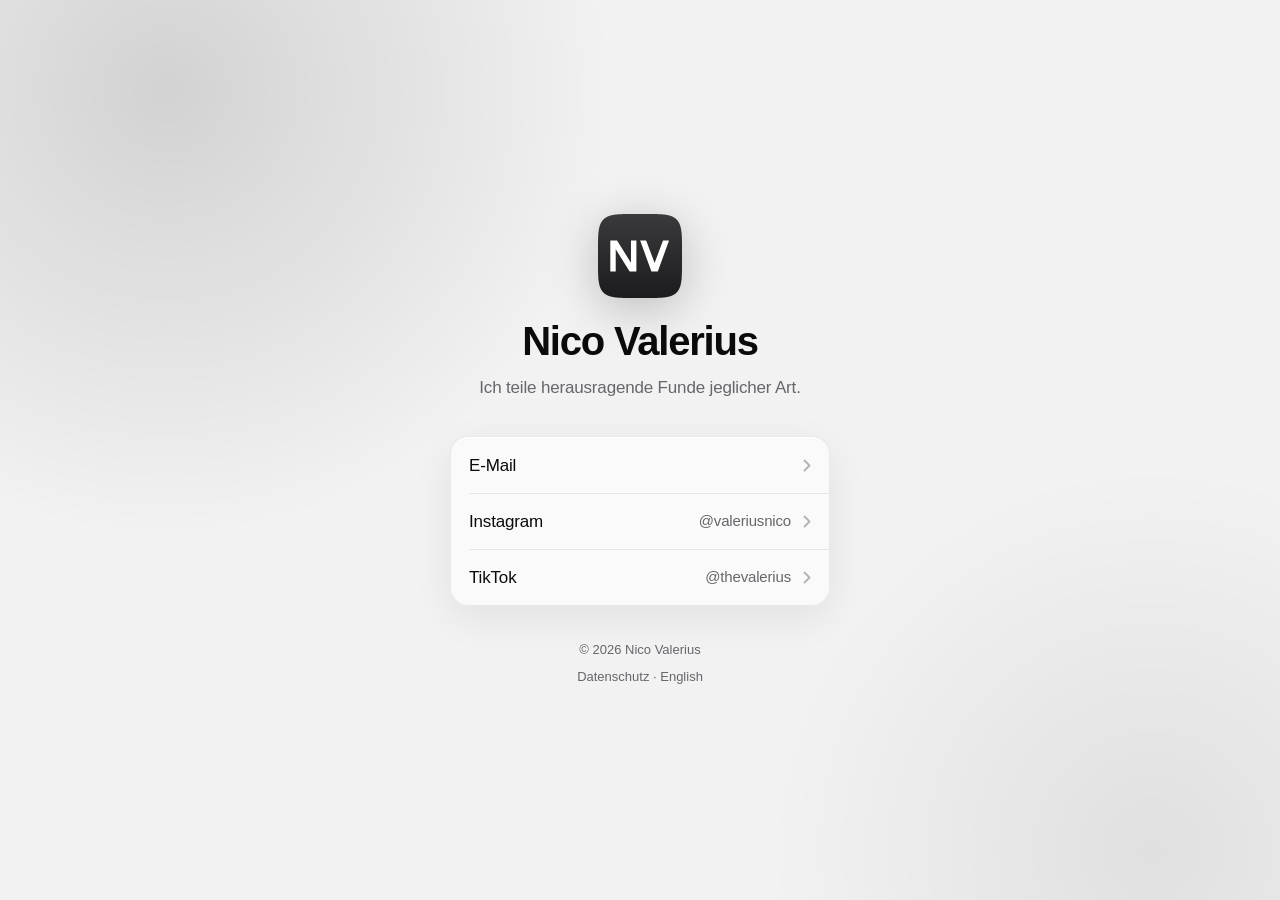
<file: index.html>
<!DOCTYPE html>
<html lang="de">
<head>
<meta charset="utf-8">
<meta name="viewport" content="width=device-width, initial-scale=1, viewport-fit=cover">
<link rel="icon" href="favicon.svg" type="image/svg+xml">
<link rel="apple-touch-icon" href="apple-touch-icon.png">
<link rel="stylesheet" href="style.css">
<meta name="theme-color" content="#F2F2F3" media="(prefers-color-scheme: light)">
<meta name="theme-color" content="#000000" media="(prefers-color-scheme: dark)">
<title>Nico Valerius – Herausragende Funde</title>
<meta name="description" content="Nico Valerius teilt herausragende Funde jeglicher Art auf Instagram und TikTok. Kontakt und Profile auf einen Blick.">
<link rel="canonical" href="https://nicovalerius.com/">
<link rel="alternate" hreflang="de" href="https://nicovalerius.com/">
<link rel="alternate" hreflang="en" href="https://nicovalerius.com/en.html">
<link rel="alternate" hreflang="x-default" href="https://nicovalerius.com/">

<meta property="og:type" content="website">
<meta property="og:site_name" content="Nico Valerius">
<meta property="og:url" content="https://nicovalerius.com/">
<meta property="og:title" content="Nico Valerius">
<meta property="og:description" content="Herausragende Funde jeglicher Art – auf Instagram und TikTok.">
<meta property="og:locale" content="de_DE">
<meta property="og:locale:alternate" content="en_US">
<meta property="og:image" content="https://nicovalerius.com/og.png">
<meta property="og:image:width" content="1200">
<meta property="og:image:height" content="630">
<meta property="og:image:alt" content="NV-Logo mit dem Namen Nico Valerius auf schwarzem Hintergrund">
<meta name="twitter:card" content="summary_large_image">

<script type="application/ld+json">
{
  "@context": "https://schema.org",
  "@type": "Person",
  "name": "Nico Valerius",
  "url": "https://nicovalerius.com/",
  "email": "mailto:kontakt@nicovalerius.com",
  "sameAs": [
    "https://www.instagram.com/valeriusnico/",
    "https://www.tiktok.com/@thevalerius"
  ],
  "description": "Herausragende Funde jeglicher Art – auf Instagram und TikTok."
}
</script>
</head>

<body>
  <main class="home">

    <img class="avatar" src="favicon.svg" width="84" height="84" alt="">

    <h1>Nico Valerius</h1>

    <p class="sub">Ich teile herausragende Funde jeglicher Art.</p>

    <nav class="list glass" aria-label="Kontakt und Profile">

      <a class="item" href="mailto:kontakt@nicovalerius.com">
        <span class="label">E-Mail</span>
        <span class="meta"></span>
        <svg viewBox="0 0 8 13" fill="none" aria-hidden="true"><path d="M1.5 1.5L6.5 6.5L1.5 11.5" stroke="currentColor" stroke-width="2" stroke-linecap="round" stroke-linejoin="round"/></svg>
      </a>

      <a class="item" href="https://www.instagram.com/valeriusnico/" target="_blank" rel="noopener me">
        <span class="label">Instagram</span>
        <span class="meta">@valeriusnico</span>
        <span class="sr">(öffnet neuen Tab)</span>
        <svg viewBox="0 0 8 13" fill="none" aria-hidden="true"><path d="M1.5 1.5L6.5 6.5L1.5 11.5" stroke="currentColor" stroke-width="2" stroke-linecap="round" stroke-linejoin="round"/></svg>
      </a>

      <a class="item" href="https://www.tiktok.com/@thevalerius" target="_blank" rel="noopener me">
        <span class="label">TikTok</span>
        <span class="meta">@thevalerius</span>
        <span class="sr">(öffnet neuen Tab)</span>
        <svg viewBox="0 0 8 13" fill="none" aria-hidden="true"><path d="M1.5 1.5L6.5 6.5L1.5 11.5" stroke="currentColor" stroke-width="2" stroke-linecap="round" stroke-linejoin="round"/></svg>
      </a>

    </nav>

    <footer>
      <p>© 2026 Nico Valerius</p>
      <p class="legal"><a href="datenschutz.html">Datenschutz</a> · <a href="en.html" lang="en" hreflang="en">English</a></p>
    </footer>

  </main>
</body>
</html>
</file>
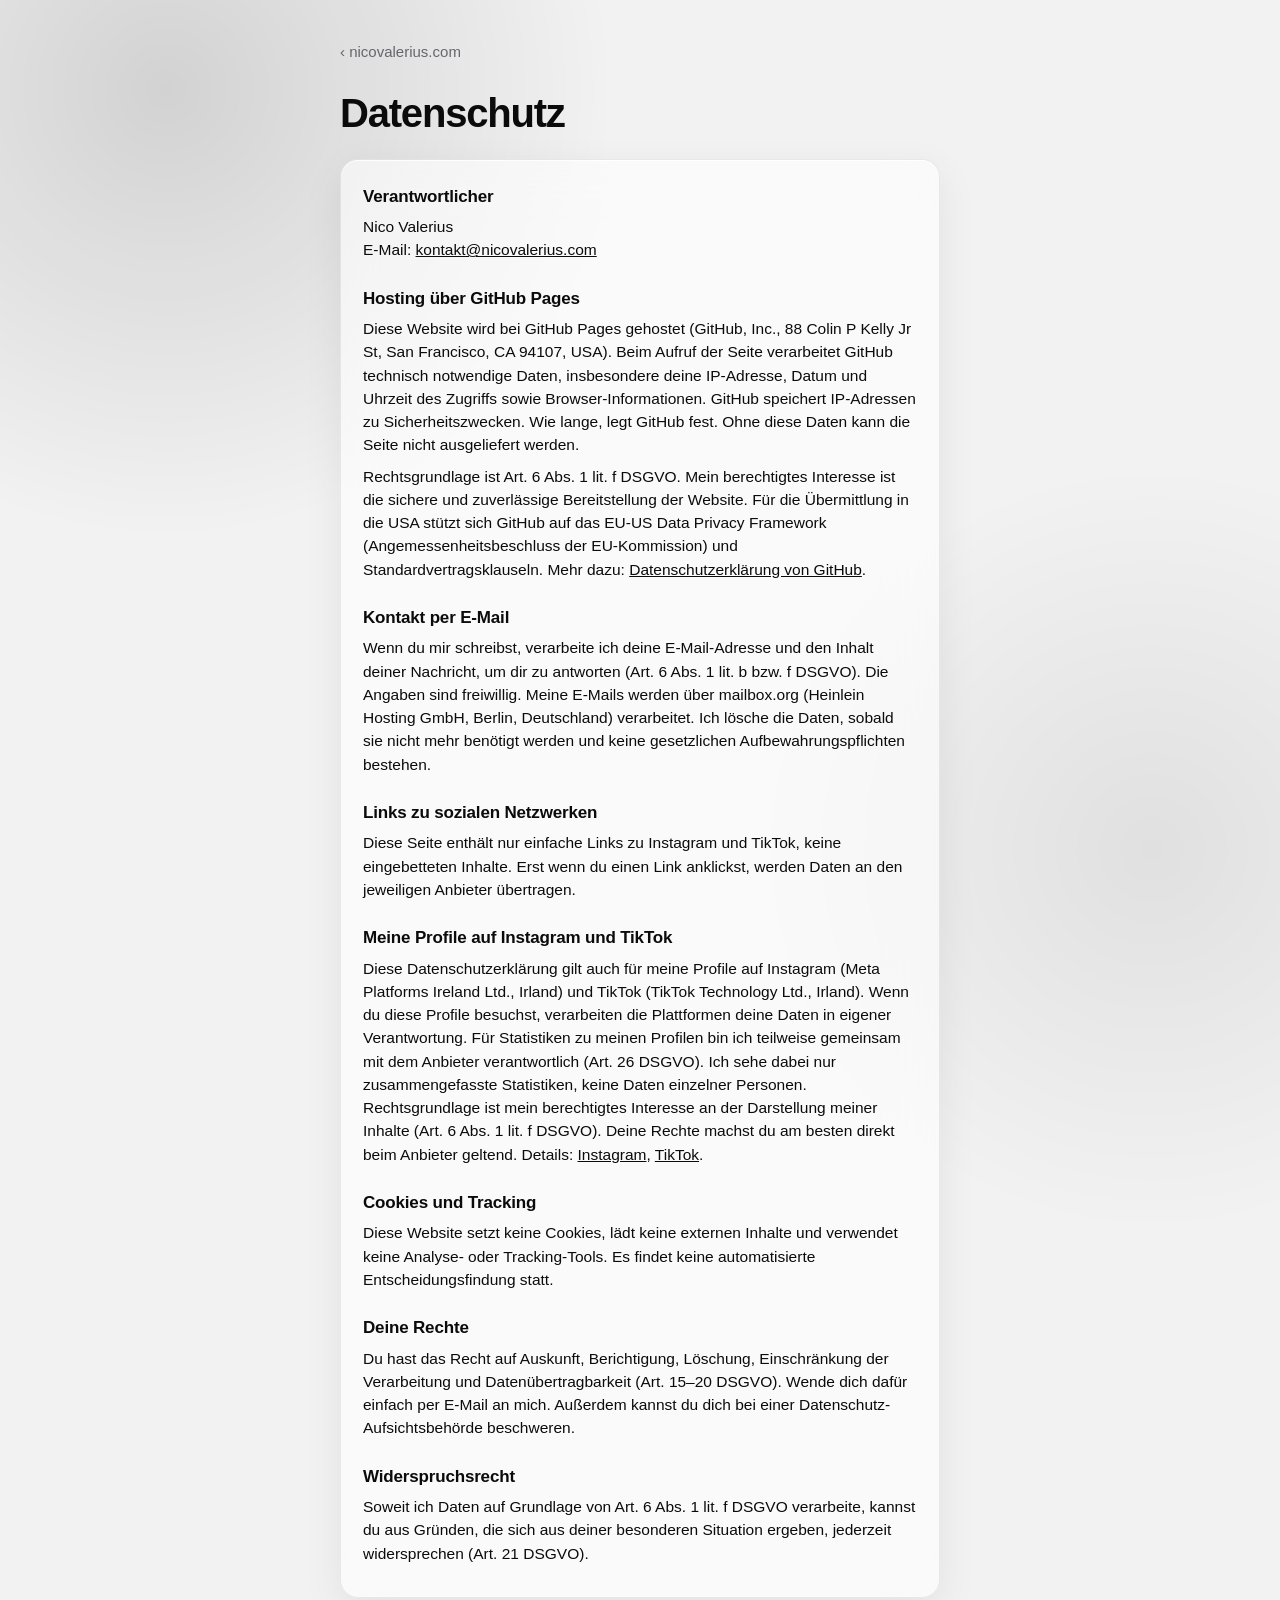
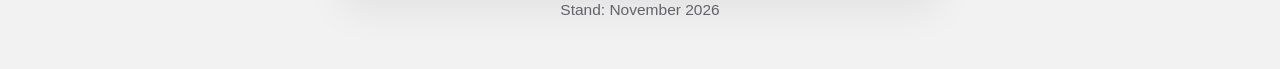
<file: datenschutz.html>
<!DOCTYPE html>
<html lang="de">
<head>
<meta charset="utf-8">
<meta name="viewport" content="width=device-width, initial-scale=1, viewport-fit=cover">
<link rel="icon" href="favicon.svg" type="image/svg+xml">
<link rel="apple-touch-icon" href="apple-touch-icon.png">
<link rel="stylesheet" href="style.css">
<meta name="theme-color" content="#F2F2F3" media="(prefers-color-scheme: light)">
<meta name="theme-color" content="#000000" media="(prefers-color-scheme: dark)">
<title>Datenschutz – Nico Valerius</title>
<meta name="robots" content="noindex">
</head>

<body>
  <main class="doc">
    <a class="back" href="./">‹ nicovalerius.com</a>
    <h1>Datenschutz</h1>
    <div class="card glass">
      <h2>Verantwortlicher</h2>
      <p>Nico Valerius<br>
      E-Mail: <a href="mailto:kontakt@nicovalerius.com">kontakt@nicovalerius.com</a></p>

      <h2>Hosting über GitHub Pages</h2>
      <p>Diese Website wird bei GitHub Pages gehostet (GitHub, Inc., 88 Colin P Kelly Jr St, San Francisco, CA 94107, USA). Beim Aufruf der Seite verarbeitet GitHub technisch notwendige Daten, insbesondere deine IP-Adresse, Datum und Uhrzeit des Zugriffs sowie Browser-Informationen. GitHub speichert IP-Adressen zu Sicherheitszwecken. Wie lange, legt GitHub fest. Ohne diese Daten kann die Seite nicht ausgeliefert werden.</p>
      <p>Rechtsgrundlage ist Art. 6 Abs. 1 lit. f DSGVO. Mein berechtigtes Interesse ist die sichere und zuverlässige Bereitstellung der Website. Für die Übermittlung in die USA stützt sich GitHub auf das EU-US Data Privacy Framework (Angemessenheitsbeschluss der EU-Kommission) und Standardvertragsklauseln. Mehr dazu: <a href="https://docs.github.com/de/site-policy/privacy-policies/github-general-privacy-statement" rel="noopener">Datenschutzerklärung von GitHub</a>.</p>

      <h2>Kontakt per E-Mail</h2>
      <p>Wenn du mir schreibst, verarbeite ich deine E-Mail-Adresse und den Inhalt deiner Nachricht, um dir zu antworten (Art. 6 Abs. 1 lit. b bzw. f DSGVO). Die Angaben sind freiwillig. Meine E-Mails werden über mailbox.org (Heinlein Hosting GmbH, Berlin, Deutschland) verarbeitet. Ich lösche die Daten, sobald sie nicht mehr benötigt werden und keine gesetzlichen Aufbewahrungspflichten bestehen.</p>

      <h2>Links zu sozialen Netzwerken</h2>
      <p>Diese Seite enthält nur einfache Links zu Instagram und TikTok, keine eingebetteten Inhalte. Erst wenn du einen Link anklickst, werden Daten an den jeweiligen Anbieter übertragen.</p>

      <h2>Meine Profile auf Instagram und TikTok</h2>
      <p>Diese Datenschutzerklärung gilt auch für meine Profile auf Instagram (Meta Platforms Ireland Ltd., Irland) und TikTok (TikTok Technology Ltd., Irland). Wenn du diese Profile besuchst, verarbeiten die Plattformen deine Daten in eigener Verantwortung. Für Statistiken zu meinen Profilen bin ich teilweise gemeinsam mit dem Anbieter verantwortlich (Art. 26 DSGVO). Ich sehe dabei nur zusammengefasste Statistiken, keine Daten einzelner Personen. Rechtsgrundlage ist mein berechtigtes Interesse an der Darstellung meiner Inhalte (Art. 6 Abs. 1 lit. f DSGVO). Deine Rechte machst du am besten direkt beim Anbieter geltend. Details: <a href="https://privacycenter.instagram.com/policy" rel="noopener">Instagram</a>, <a href="https://www.tiktok.com/legal/privacy-policy-eea" rel="noopener">TikTok</a>.</p>

      <h2>Cookies und Tracking</h2>
      <p>Diese Website setzt keine Cookies, lädt keine externen Inhalte und verwendet keine Analyse- oder Tracking-Tools. Es findet keine automatisierte Entscheidungsfindung statt.</p>

      <h2>Deine Rechte</h2>
      <p>Du hast das Recht auf Auskunft, Berichtigung, Löschung, Einschränkung der Verarbeitung und Datenübertragbarkeit (Art. 15–20 DSGVO). Wende dich dafür einfach per E-Mail an mich. Außerdem kannst du dich bei einer Datenschutz-Aufsichtsbehörde beschweren.</p>

      <h2>Widerspruchsrecht</h2>
      <p>Soweit ich Daten auf Grundlage von Art. 6 Abs. 1 lit. f DSGVO verarbeite, kannst du aus Gründen, die sich aus deiner besonderen Situation ergeben, jederzeit widersprechen (Art. 21 DSGVO).</p>
    </div>
    <p class="stand">Stand: November 2026</p>
  </main>
</body>
</html>
</file>
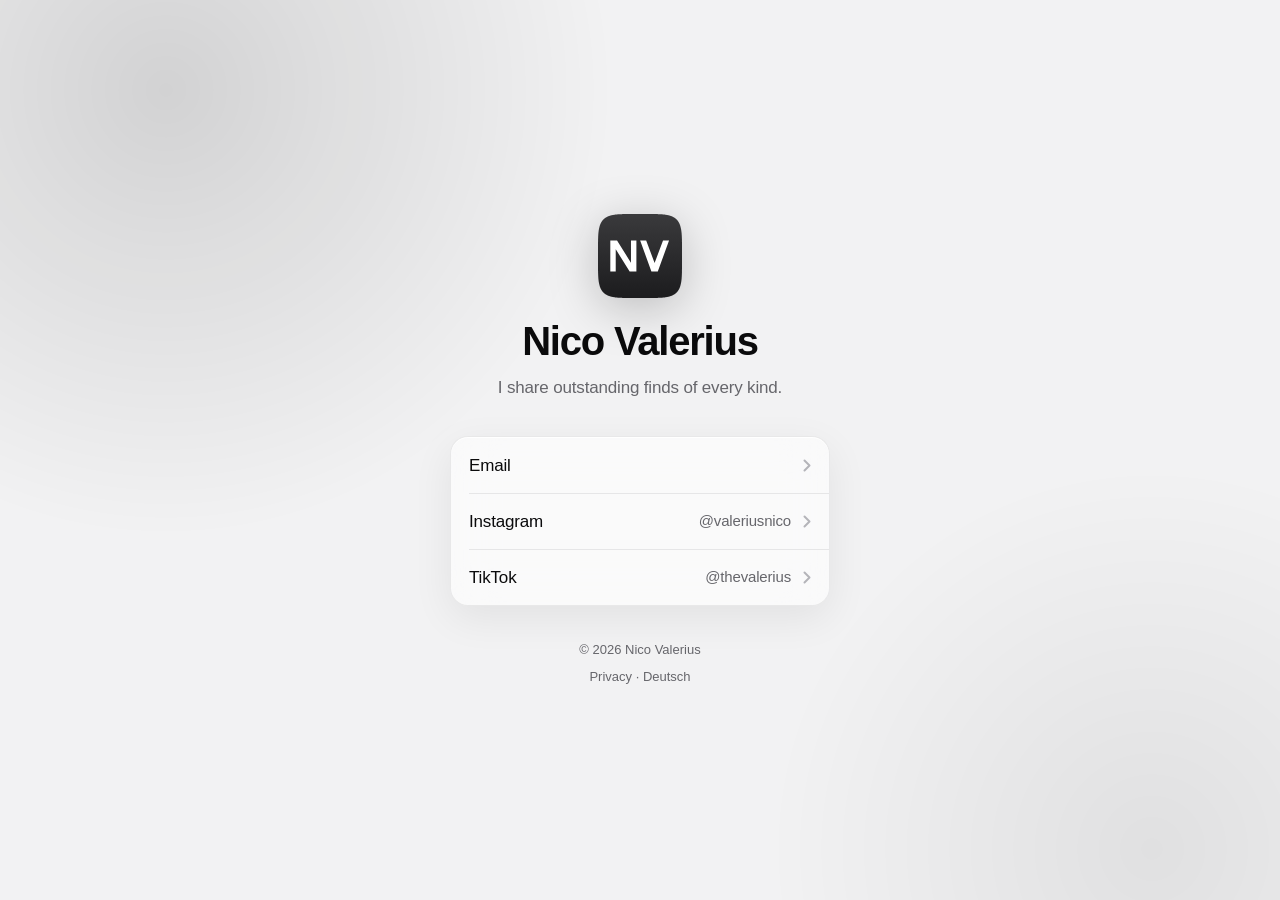
<file: en.html>
<!DOCTYPE html>
<html lang="en">
<head>
<meta charset="utf-8">
<meta name="viewport" content="width=device-width, initial-scale=1, viewport-fit=cover">
<link rel="icon" href="favicon.svg" type="image/svg+xml">
<link rel="apple-touch-icon" href="apple-touch-icon.png">
<link rel="stylesheet" href="style.css">
<meta name="theme-color" content="#F2F2F3" media="(prefers-color-scheme: light)">
<meta name="theme-color" content="#000000" media="(prefers-color-scheme: dark)">
<title>Nico Valerius – Outstanding finds</title>
<meta name="description" content="Nico Valerius shares outstanding finds of every kind on Instagram and TikTok. Contact and profiles at a glance.">
<link rel="canonical" href="https://nicovalerius.com/en.html">
<link rel="alternate" hreflang="de" href="https://nicovalerius.com/">
<link rel="alternate" hreflang="en" href="https://nicovalerius.com/en.html">
<link rel="alternate" hreflang="x-default" href="https://nicovalerius.com/">

<meta property="og:type" content="website">
<meta property="og:site_name" content="Nico Valerius">
<meta property="og:url" content="https://nicovalerius.com/en.html">
<meta property="og:title" content="Nico Valerius">
<meta property="og:description" content="Outstanding finds of every kind – on Instagram and TikTok.">
<meta property="og:locale" content="en_US">
<meta property="og:locale:alternate" content="de_DE">
<meta property="og:image" content="https://nicovalerius.com/og.png">
<meta property="og:image:width" content="1200">
<meta property="og:image:height" content="630">
<meta property="og:image:alt" content="NV logo with the name Nico Valerius on a black background">
<meta name="twitter:card" content="summary_large_image">

<script type="application/ld+json">
{
  "@context": "https://schema.org",
  "@type": "Person",
  "name": "Nico Valerius",
  "url": "https://nicovalerius.com/",
  "email": "mailto:kontakt@nicovalerius.com",
  "sameAs": [
    "https://www.instagram.com/valeriusnico/",
    "https://www.tiktok.com/@thevalerius"
  ],
  "description": "Outstanding finds of every kind – on Instagram and TikTok."
}
</script>
</head>

<body>
  <main class="home">

    <img class="avatar" src="favicon.svg" width="84" height="84" alt="">

    <h1>Nico Valerius</h1>

    <p class="sub">I share outstanding finds of every kind.</p>

    <nav class="list glass" aria-label="Contact and profiles">

      <a class="item" href="mailto:kontakt@nicovalerius.com">
        <span class="label">Email</span>
        <span class="meta"></span>
        <svg viewBox="0 0 8 13" fill="none" aria-hidden="true"><path d="M1.5 1.5L6.5 6.5L1.5 11.5" stroke="currentColor" stroke-width="2" stroke-linecap="round" stroke-linejoin="round"/></svg>
      </a>

      <a class="item" href="https://www.instagram.com/valeriusnico/" target="_blank" rel="noopener me">
        <span class="label">Instagram</span>
        <span class="meta">@valeriusnico</span>
        <span class="sr">(opens in a new tab)</span>
        <svg viewBox="0 0 8 13" fill="none" aria-hidden="true"><path d="M1.5 1.5L6.5 6.5L1.5 11.5" stroke="currentColor" stroke-width="2" stroke-linecap="round" stroke-linejoin="round"/></svg>
      </a>

      <a class="item" href="https://www.tiktok.com/@thevalerius" target="_blank" rel="noopener me">
        <span class="label">TikTok</span>
        <span class="meta">@thevalerius</span>
        <span class="sr">(opens in a new tab)</span>
        <svg viewBox="0 0 8 13" fill="none" aria-hidden="true"><path d="M1.5 1.5L6.5 6.5L1.5 11.5" stroke="currentColor" stroke-width="2" stroke-linecap="round" stroke-linejoin="round"/></svg>
      </a>

    </nav>

    <footer>
      <p>© 2026 Nico Valerius</p>
      <p class="legal"><a href="datenschutz.html" lang="de" hreflang="de">Privacy</a> · <a href="index.html" lang="de" hreflang="de">Deutsch</a></p>
    </footer>

  </main>
</body>
</html>
</file>
<file: style.css>
/* ══════════════════════════════════════════════════════════
   nicovalerius.com · Schwarz/Weiß mit Glas-Effekt
   ══════════════════════════════════════════════════════════ */

:root {
  color-scheme: light dark;
  --bg:           #F2F2F3;
  --text:         #0B0B0C;
  --secondary:    #66666B;
  --glow-a:       rgba(0, 0, 0, 0.13);
  --glow-b:       rgba(0, 0, 0, 0.07);
  --glass:        rgba(255, 255, 255, 0.58);
  --glass-solid:  rgba(255, 255, 255, 0.94);
  --glass-border: rgba(0, 0, 0, 0.07);
  --glass-shine:  rgba(255, 255, 255, 0.85);
  --shadow:       0 12px 40px rgba(0, 0, 0, 0.07);
  --separator:    rgba(0, 0, 0, 0.08);
  --chevron:      #B4B4B9;
  --press:        rgba(0, 0, 0, 0.04);
  --focus:        #0B0B0C;
}

@media (prefers-color-scheme: dark) {
  :root {
    --bg:           #000000;
    --text:         #F5F5F7;
    --secondary:    #9C9CA2;
    --glow-a:       rgba(255, 255, 255, 0.16);
    --glow-b:       rgba(255, 255, 255, 0.08);
    --glass:        rgba(255, 255, 255, 0.06);
    --glass-solid:  rgba(28, 28, 30, 0.96);
    --glass-border: rgba(255, 255, 255, 0.10);
    --glass-shine:  rgba(255, 255, 255, 0.08);
    --shadow:       0 12px 40px rgba(0, 0, 0, 0.5);
    --separator:    rgba(255, 255, 255, 0.09);
    --chevron:      #55555A;
    --press:        rgba(255, 255, 255, 0.06);
    --focus:        #F5F5F7;
  }
}

* { box-sizing: border-box; }

html { -webkit-text-size-adjust: 100%; }

body {
  margin: 0;
  min-height: 100vh;
  min-height: 100svh;
  padding: max(40px, env(safe-area-inset-top)) max(22px, env(safe-area-inset-right))
           max(40px, env(safe-area-inset-bottom)) max(22px, env(safe-area-inset-left));
  background: var(--bg);
  color: var(--text);
  font-family: -apple-system, BlinkMacSystemFont, "SF Pro Text", "Inter", "Helvetica Neue",
               Helvetica, Arial, sans-serif;
  line-height: 1.5;
  -webkit-font-smoothing: antialiased;
  -moz-osx-font-smoothing: grayscale;
  overflow-x: hidden;
}

/* ── Hintergrund-Leuchten (damit das Glas etwas zum Durchscheinen hat) ── */

body::before,
body::after {
  content: "";
  position: fixed;
  z-index: -1;
  border-radius: 50%;
  pointer-events: none;
}

body::before {
  width: 70vmax; height: 70vmax;
  top: -28vmax; left: -22vmax;
  background: radial-gradient(closest-side, var(--glow-a), transparent);
  animation: drift 26s ease-in-out infinite alternate;
}

body::after {
  width: 60vmax; height: 60vmax;
  bottom: -26vmax; right: -20vmax;
  background: radial-gradient(closest-side, var(--glow-b), transparent);
  animation: drift 32s ease-in-out infinite alternate-reverse;
}

@keyframes drift {
  to { transform: translate(6vmax, 4vmax) scale(1.08); }
}

/* ── Glas ─────────────────────────────────────────────── */

.glass {
  background: var(--glass);
  border: 1px solid var(--glass-border);
  border-radius: 18px;
  box-shadow: inset 0 1px 0 var(--glass-shine), var(--shadow);
  -webkit-backdrop-filter: blur(24px) saturate(160%);
  backdrop-filter: blur(24px) saturate(160%);
}

@supports not ((backdrop-filter: blur(1px)) or (-webkit-backdrop-filter: blur(1px))) {
  .glass { background: var(--glass-solid); }
}

/* ── Startseite ───────────────────────────────────────── */

.home {
  display: flex;
  flex-direction: column;
  justify-content: center;
  width: 100%;
  max-width: 380px;
  min-height: calc(100svh - 80px);
  margin: 0 auto;
}

.avatar {
  display: block;
  width: 84px;
  height: 84px;
  margin: 0 auto 22px;
  filter: drop-shadow(0 10px 24px rgba(0, 0, 0, 0.22));
}

h1 {
  margin: 0;
  font-size: clamp(2rem, 8.5vw, 2.5rem);
  font-weight: 600;
  letter-spacing: -0.03em;
  line-height: 1.08;
}

.home h1 { text-align: center; }

.sub {
  margin: 12px 0 36px;
  text-align: center;
  font-size: 1.0625rem;
  letter-spacing: -0.01em;
  color: var(--secondary);
}

.list { overflow: hidden; }

.item {
  position: relative;
  display: flex;
  align-items: center;
  gap: 12px;
  min-height: 56px;
  padding: 0 18px;
  color: inherit;
  text-decoration: none;
  font-size: 1.0625rem;
  letter-spacing: -0.01em;
  transition: background 140ms ease;
}

.item + .item::before {
  content: "";
  position: absolute;
  top: 0; left: 18px; right: 0;
  height: 1px;
  background: var(--separator);
}

.item .label { flex: none; }

.item .meta {
  flex: 1;
  min-width: 0;
  text-align: right;
  color: var(--secondary);
  font-size: 0.9375rem;
  white-space: nowrap;
  overflow: hidden;
  text-overflow: ellipsis;
}

.item svg {
  flex: none;
  width: 8px;
  height: 13px;
  color: var(--chevron);
  transition: transform 140ms ease;
}

.item:hover, .item:focus-visible { background: var(--press); }
.item:hover svg { transform: translateX(2px); }
.item:active { opacity: 0.7; }

.item:focus-visible {
  outline: 2px solid var(--focus);
  outline-offset: -2px;
  border-radius: 18px;
}

footer {
  margin-top: 34px;
  text-align: center;
  font-size: 0.8125rem;
  color: var(--secondary);
}

footer p { margin: 0; }
footer .legal { margin-top: 7px; }

footer a, .back {
  color: var(--secondary);
  text-decoration: none;
}

footer a:hover, .back:hover { text-decoration: underline; }

a:focus-visible {
  outline: 2px solid var(--focus);
  outline-offset: 2px;
  border-radius: 4px;
}

/* ── Unterseiten (Impressum, Datenschutz) ─────────────── */

.doc {
  max-width: 600px;
  margin: 0 auto;
}

.back {
  display: inline-block;
  margin-bottom: 28px;
  font-size: 0.9375rem;
}

.doc h1 { margin-bottom: 24px; }

.doc .card { padding: 24px 22px; }

.doc h2 {
  margin: 24px 0 6px;
  font-size: 1.0625rem;
  font-weight: 600;
  letter-spacing: -0.01em;
}

.doc h2:first-child { margin-top: 0; }

.doc p {
  margin: 0 0 8px;
  font-size: 0.96875rem;
}

.doc .card a { color: inherit; }

.stand {
  margin-top: 18px;
  text-align: center;
  font-size: 0.8125rem;
  color: var(--secondary);
}

/* ── 404 ─────────────────────────────────────────────── */

.button {
  display: block;
  padding: 16px 18px;
  text-align: center;
  color: inherit;
  text-decoration: none;
  font-size: 1.0625rem;
}

/* ── Nur für Screenreader ─────────────────────────────── */

.sr {
  position: absolute;
  width: 1px;
  height: 1px;
  margin: -1px;
  padding: 0;
  overflow: hidden;
  clip: rect(0 0 0 0);
  white-space: nowrap;
  border: 0;
}

/* ── Einblenden ───────────────────────────────────────── */

main {
  animation: in 620ms cubic-bezier(0.32, 0.72, 0, 1) 40ms both;
}

@keyframes in {
  from { opacity: 0; transform: translateY(8px); }
}

@media (prefers-reduced-motion: reduce) {
  main, body::before, body::after { animation: none; }
  .item, .item svg { transition: none; }
}
</file>
